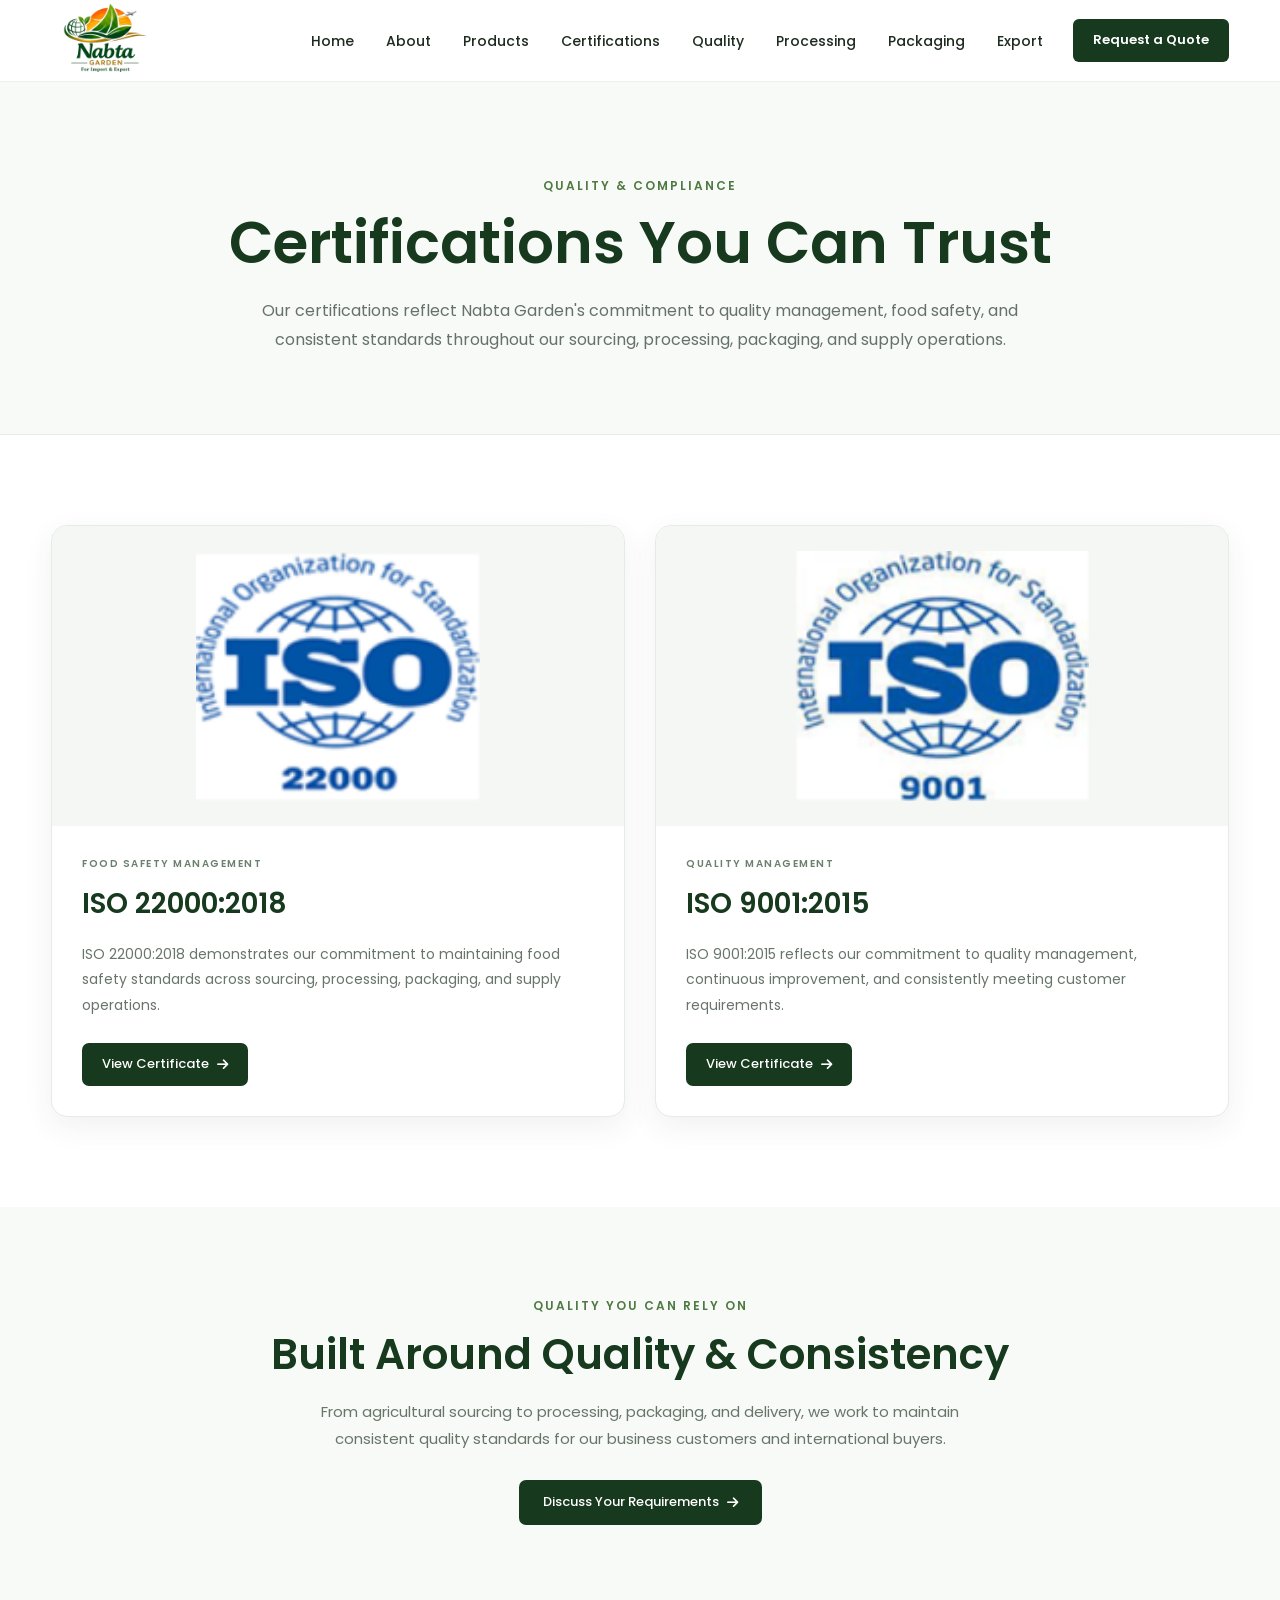
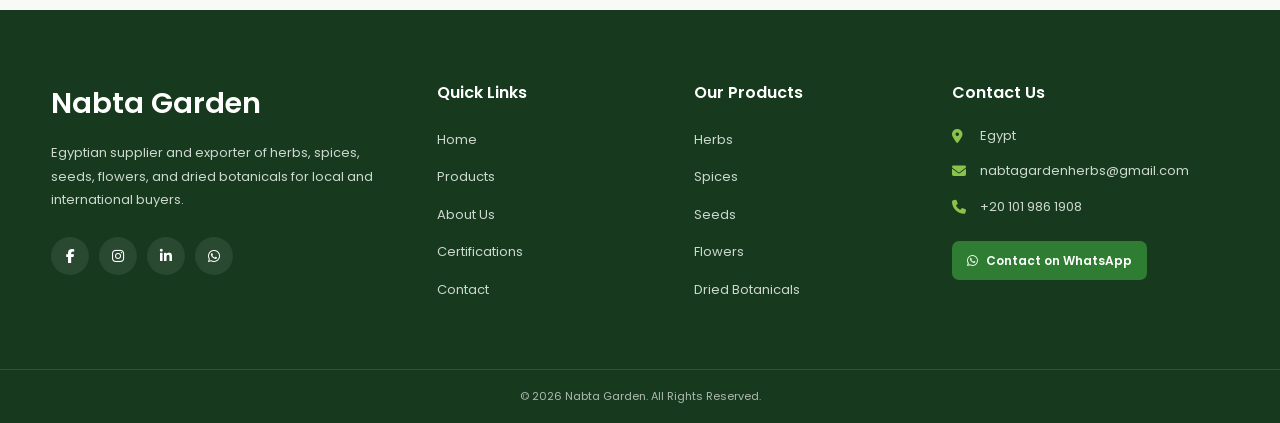
<file: certificate.html>
<!DOCTYPE html>
<html lang="en">

<head>

    <meta charset="UTF-8">

    <meta name="viewport" content="width=device-width, initial-scale=1.0">

    <title>Nabta Garden | Certifications</title>

    <!-- Google Font -->
    <link rel="preconnect" href="https://fonts.googleapis.com">
    <link rel="preconnect" href="https://fonts.gstatic.com" crossorigin>

    <link
        href="https://fonts.googleapis.com/css2?family=Poppins:wght@300;400;500;600;700&display=swap"
        rel="stylesheet"
    >

    <!-- Font Awesome -->
    <link
        rel="stylesheet"
        href="https://cdnjs.cloudflare.com/ajax/libs/font-awesome/6.7.2/css/all.min.css"
    >

    <!-- Main Website CSS -->
    <link rel="stylesheet" href="style.css">

    <!-- Certifications Page CSS -->
    <link rel="stylesheet" href="certificate.css">

</head>


<body>


    <!-- =====================================================
         HEADER
    ====================================================== -->

    <header class="site-header">

    <div class="header-container">

        <!-- Logo -->
        <a href="index.html" class="logo" aria-label="Nabta Garden Home">

            <img
                src="nabta_garden_logo.png"
                class="nabta_logo"
                alt="Nabta Garden">

        </a>


        <!-- Mobile Menu Button -->
        <button
            class="menu-btn"
            type="button"
            aria-label="Open navigation menu"
            aria-expanded="false">

            <i class="fa-solid fa-bars"></i>

        </button>


        <!-- Navigation -->
        <nav class="main-nav" aria-label="Main navigation">

            <ul class="nav-links">

                <li>
                    <a href="index.html#Home">Home</a>
                </li>

                <li>
                    <a href="index.html#About">About</a>
                </li>

                <li>
                    <a href="index.html#Products">Products</a>
                </li>
                
                <li>
                    <a href="certificate.html">Certifications</a>
                </li>

                <li>
                    <a href="index.html#Quality">Quality</a>
                </li>

                <li>
                    <a href="index.html#Processing">Processing</a>
                </li>
                   <li>
                    <a href="index.html#Packaging">Packaging</a>
                </li>


                <li>
                    <a href="index.html#Export">Export</a>
                </li>

            </ul>

        </nav>


        <!-- Main CTA -->
        <a href="index.html#Contact" class="header-cta">
            Request a Quote
        </a>

    </div>

</header>



    <!-- =====================================================
         CERTIFICATIONS HERO
    ====================================================== -->

    <main>


        <section class="certifications-hero">

            <div class="certifications-container">

                <span class="section-label">
                    QUALITY & COMPLIANCE
                </span>

                <h1>
                    Certifications You Can Trust
                </h1>

                <p>
                    Our certifications reflect Nabta Garden's commitment
                    to quality management, food safety, and consistent
                    standards throughout our sourcing, processing,
                    packaging, and supply operations.
                </p>

            </div>

        </section>



        <!-- =====================================================
             CERTIFICATIONS
        ====================================================== -->

        <section class="certifications-section">

            <div class="certifications-container">


                <div class="certifications-grid">


                    <!-- ISO 22000 -->

                    <article class="certificate-card">

                        <div class="certificate-image">

                            <img
                                src="./certificate/iso_2018.png"
                                alt="ISO 22000:2018 Certification"
                            >

                        </div>


                        <div class="certificate-content">

                            <span class="certificate-type">
                                FOOD SAFETY MANAGEMENT
                            </span>

                            <h2>
                                ISO 22000:2018
                            </h2>

                            <p>
                                ISO 22000:2018 demonstrates our commitment
                                to maintaining food safety standards across
                                sourcing, processing, packaging, and supply
                                operations.
                            </p>


                            <a
                                href="./certificate/iso2.jpeg"
                                class="certificate-btn"
                                target="_blank"
                                rel="noopener noreferrer"
                            >

                                View Certificate

                                <i class="fa-solid fa-arrow-right"></i>

                            </a>

                        </div>

                    </article>



                    <!-- ISO 9001 -->

                    <article class="certificate-card">

                        <div class="certificate-image">

                            <img
                                src="./certificate/iso_2015.png"
                                alt="ISO 9001:2015 Certification"
                            >

                        </div>


                        <div class="certificate-content">

                            <span class="certificate-type">
                                QUALITY MANAGEMENT
                            </span>

                            <h2>
                                ISO 9001:2015
                            </h2>

                            <p>
                                ISO 9001:2015 reflects our commitment to
                                quality management, continuous improvement,
                                and consistently meeting customer requirements.
                            </p>


                            <a
                                href="./certificate/iso1.jpeg"
                                class="certificate-btn"
                                target="_blank"
                                rel="noopener noreferrer"
                            >

                                View Certificate

                                <i class="fa-solid fa-arrow-right"></i>

                            </a>

                        </div>

                    </article>


                </div>

            </div>

        </section>



        <!-- =====================================================
             QUALITY MESSAGE
        ====================================================== -->

        <section class="quality-message">

            <div class="certifications-container">

                <div class="quality-message-content">

                    <span class="section-label">
                        QUALITY YOU CAN RELY ON
                    </span>

                    <h2>
                        Built Around Quality & Consistency
                    </h2>

                    <p>
                        From agricultural sourcing to processing,
                        packaging, and delivery, we work to maintain
                        consistent quality standards for our business
                        customers and international buyers.
                    </p>

                    <a
                        href="index.html#Contact"
                        class="quality-btn"
                    >
                        Discuss Your Requirements

                        <i class="fa-solid fa-arrow-right"></i>

                    </a>

                </div>

            </div>

        </section>


    </main>



    <!-- =====================================================
         FOOTER
    ====================================================== -->

   <footer class="site-footer">

    <div class="footer-container">

        <!-- Company -->

        <div class="footer-column footer-company">

            <h2>
                Nabta Garden
            </h2>

            <p>
                Egyptian supplier and exporter of herbs, spices,
                seeds, flowers, and dried botanicals for local
                and international buyers.
            </p>

            <div class="footer-social">

                <a href="#" aria-label="Facebook">
                    <i class="fa-brands fa-facebook-f"></i>
                </a>

                <a href="#" aria-label="Instagram">
                    <i class="fa-brands fa-instagram"></i>
                </a>

                <a href="#" aria-label="LinkedIn">
                    <i class="fa-brands fa-linkedin-in"></i>
                </a>

                <a
                    href="https://wa.me/201019861908"
                    target="_blank"
                    aria-label="WhatsApp">

                    <i class="fa-brands fa-whatsapp"></i>

                </a>

            </div>

        </div>


        <!-- Quick Links -->

        <div class="footer-column">

            <h3>
                Quick Links
            </h3>

            <ul>

                <li>
                    <a href="#Home">
                        Home
                    </a>
                </li>

                <li>
                    <a href="#Products">
                        Products
                    </a>
                </li>

                <li>
                    <a href="#About">
                        About Us
                    </a>
                </li>

                <li>
                    <a href="certificate.html">
                        Certifications
                    </a>
                </li>

                <li>
                    <a href="#Contact">
                        Contact
                    </a>
                </li>

            </ul>

        </div>


        <!-- Products -->

        <div class="footer-column">

            <h3>
                Our Products
            </h3>

            <ul>

                <li>
                    <a href="#Products">
                        Herbs
                    </a>
                </li>

                <li>
                    <a href="#Products">
                        Spices
                    </a>
                </li>

                <li>
                    <a href="#Products">
                        Seeds
                    </a>
                </li>

                <li>
                    <a href="#Products">
                        Flowers
                    </a>
                </li>

                <li>
                    <a href="#Products">
                        Dried Botanicals
                    </a>
                </li>

            </ul>

        </div>


        <!-- Contact -->

        <div class="footer-column footer-contact">

            <h3>
                Contact Us
            </h3>

            <div class="footer-contact-item">

                <i class="fa-solid fa-location-dot"></i>

                <span>
                    Egypt
                </span>

            </div>


            <div class="footer-contact-item">

                <i class="fa-solid fa-envelope"></i>

                <a href="mailto:nabtagardenherbs@gmail.com">
                    nabtagardenherbs@gmail.com
                </a>

            </div>


            <div class="footer-contact-item">

                <i class="fa-solid fa-phone"></i>

                <a href="tel:+201019861908">
                    +20 101 986 1908
                </a>

            </div>


            <a
                href="https://wa.me/201019861908"
                target="_blank"
                class="footer-whatsapp">

                <i class="fa-brands fa-whatsapp"></i>

                Contact on WhatsApp

            </a>

        </div>

    </div>


    <!-- Footer Bottom -->

    <div class="footer-bottom">

        <p>
            © 2026 Nabta Garden. All Rights Reserved.
        </p>

    </div>


    </footer>



    <!-- Certifications JavaScript -->
<script src="app.js" defer></script>
<script src="app2.js" defer></script>

</body>

</html>
</file>
<file: style.css>
/* =========================================================
   RESET
========================================================= */

* {
    margin: 0;
    padding: 0;
    box-sizing: border-box;
}

html {
    scroll-behavior: smooth;
}

body {
    min-height: 100vh;
    font-family: "Poppins", sans-serif;
    color: #1d2b20;
    background: #ffffff;
    line-height: 1.6;
}

a {
    text-decoration: none;
}

ul {
    list-style: none;
}

button,
input,
textarea {
    font-family: inherit;
}


/* =========================================================
   GLOBAL VARIABLES
========================================================= */

:root {
    --green-dark: #17391e;
    --green: #2e7d32;
    --green-light: #e8f2e8;
    --green-soft: #f5f8f4;

    --text-dark: #1d2b20;
    --text: #4b5563;
    --white: #ffffff;

    --gold: #c9a85d;

    --container-width: 1200px;

    --transition: 0.3s ease;
}


/* =========================================================
   CONTAINER
========================================================= */

.header-container,
.hero-container {
    width: min(1200px, 92%);
    margin: 0 auto;
}


/* =========================================================
   HEADER
========================================================= */

.site-header {
    width: 100%;
    height: 82px;
    background: #ffffff;
    position: relative;
    z-index: 1000;

    border-bottom: 1px solid #eeeeee;
}

.header-container {
    height: 100%;

    display: flex;
    align-items: center;
    justify-content: space-between;
    gap: 30px;
}


/* =========================================================
   LOGO
========================================================= */

.logo {
    display: flex;
    align-items: center;
    flex-shrink: 0;
}

.nabta_logo {
    width: 105px;
    height: auto;
    display: block;
}


/* =========================================================
   NAVIGATION
========================================================= */

.main-nav {
    display: flex;
    align-items: center;
    margin-left: auto;
}

.nav-links {
    display: flex;
    align-items: center;
    gap: 32px;
}

.nav-links li {
    margin: 0;
}

.nav-links a {
    color: var(--text-dark);
    font-size: 14px;
    font-weight: 500;

    position: relative;

    transition: var(--transition);
}


/* Underline effect */

.nav-links a::after {
    content: "";

    position: absolute;
    left: 0;
    bottom: -7px;

    width: 0;
    height: 2px;

    background: var(--green);

    transition: var(--transition);
}

.nav-links a:hover {
    color: var(--green);
}

.nav-links a:hover::after {
    width: 100%;
}


/* =========================================================
   HEADER CTA
========================================================= */

.header-cta {
    display: inline-flex;
    align-items: center;
    justify-content: center;

    min-width: 145px;
    padding: 11px 20px;

    background: var(--green-dark);
    color: var(--white);

    border-radius: 6px;

    font-size: 13px;
    font-weight: 600;

    transition: var(--transition);
}

.header-cta:hover {
    background: var(--green);
    color: var(--white);

    transform: translateY(-2px);
}


/* =========================================================
   MOBILE MENU BUTTON
========================================================= */

.menu-btn {
    display: none;

    width: 42px;
    height: 42px;

    border: none;
    background: transparent;

    color: var(--green-dark);

    font-size: 23px;

    cursor: pointer;
}


/* =========================================================
   HERO
========================================================= */

.hero {
    min-height: 680px;

    position: relative;

    background-image: url("copy.png");
    background-size: cover;
    background-position: center;
    background-repeat: no-repeat;

    display: flex;
    align-items: center;

    overflow: hidden;
}


/* Dark overlay */

.hero-overlay {
    position: absolute;
    inset: 0;

    background:
        linear-gradient(90deg,
            rgba(10, 25, 14, 0.82) 0%,
            rgba(10, 25, 14, 0.62) 42%,
            rgba(10, 25, 14, 0.20) 100%);

    z-index: 1;
}


/* =========================================================
   HERO CONTAINER
========================================================= */

.hero-container {
    position: relative;
    z-index: 2;

    display: flex;
    align-items: center;

    min-height: 680px;
}


/* =========================================================
   HERO CONTENT
========================================================= */

.hero-content {
    width: 650px;
    max-width: 100%;

    color: var(--white);
}


/* Small heading */

.hero-eyebrow {
    display: inline-block;

    margin-bottom: 18px;

    color: #d8e8d9;

    font-size: 14px;
    font-weight: 500;

    letter-spacing: 1.5px;
    text-transform: uppercase;
}


/* Main heading */

.hero h1 {
    max-width: 700px;

    margin-bottom: 22px;

    color: var(--white);

    font-size: clamp(42px, 5vw, 68px);
    font-weight: 600;

    line-height: 1.1;

    letter-spacing: -1px;
}

.hero h1 span {
    display: block;

    color: #d8e8d9;
}


/* Description */

.hero-description {
    max-width: 610px;

    margin-bottom: 32px;

    color: #f0f4f0;

    font-size: 17px;
    font-weight: 300;

    line-height: 1.8;
}


/* =========================================================
   HERO BUTTONS
========================================================= */

.hero-actions {
    display: flex;
    align-items: center;
    gap: 14px;

    margin-bottom: 38px;
}

.btn-primary,
.btn-secondary {
    display: inline-flex;
    align-items: center;
    justify-content: center;
    gap: 10px;

    min-height: 50px;

    padding: 0 24px;

    border-radius: 6px;

    font-size: 14px;
    font-weight: 600;

    transition: var(--transition);
}


/* Primary */

.btn-primary {
    background: var(--white);
    color: var(--green-dark);
}

.btn-primary:hover {
    background: var(--green-light);
    color: var(--green-dark);

    transform: translateY(-2px);
}


/* Secondary */

.btn-secondary {
    border: 1px solid rgba(255, 255, 255, 0.7);

    color: var(--white);

    background: rgba(255, 255, 255, 0.05);
}

.btn-secondary:hover {
    background: var(--white);
    color: var(--green-dark);

    transform: translateY(-2px);
}


/* =========================================================
   BUYER PATHS
========================================================= */

.buyer-paths {
    display: flex;
    align-items: stretch;

    gap: 12px;

    max-width: 650px;
}

.buyer-path {
    flex: 1;

    display: flex;
    align-items: center;
    gap: 12px;

    padding: 14px 16px;

    border: 1px solid rgba(255, 255, 255, 0.22);
    border-radius: 8px;

    background: rgba(0, 0, 0, 0.18);

    color: var(--white);

    backdrop-filter: blur(4px);

    transition: var(--transition);
}

.buyer-path:hover {
    background: rgba(255, 255, 255, 0.12);

    transform: translateY(-3px);
}


/* Buyer icon */

.buyer-path>i {
    width: 38px;
    height: 38px;

    flex-shrink: 0;

    display: flex;
    align-items: center;
    justify-content: center;

    border-radius: 50%;

    background: rgba(255, 255, 255, 0.12);

    color: #d8e8d9;

    font-size: 15px;
}


/* Buyer text */

.buyer-path span {
    display: flex;
    flex-direction: column;

    gap: 2px;
}

.buyer-path strong {
    color: var(--white);

    font-size: 13px;
    font-weight: 600;
}

.buyer-path small {
    color: #d6ded7;

    font-size: 10px;
    font-weight: 300;

    line-height: 1.4;
}


/* =========================================================
   TABLET
========================================================= */

@media (max-width: 992px) {

    .header-container {
        width: min(92%, 850px);
        gap: 18px;
    }

    .nav-links {
        gap: 18px;
    }

    .nav-links a {
        font-size: 12px;
    }

    .header-cta {
        min-width: 120px;
        padding: 10px 14px;
        font-size: 12px;
    }


    .hero {
        min-height: 620px;
    }

    .hero-container {
        min-height: 620px;
    }

    .hero-content {
        width: 580px;
    }

    .hero h1 {
        font-size: 52px;
    }

    .hero-description {
        font-size: 15px;
    }
}


/* =========================================================
   MOBILE
========================================================= */

@media (max-width: 768px) {

    .site-header {
        height: 72px;
    }

    .header-container {
        width: 90%;
        position: relative;
    }


    /* Logo */

    .nabta_logo {
        width: 90px;
    }


    /* Menu button */

    .menu-btn {
        display: flex;
        align-items: center;
        justify-content: center;

        margin-left: auto;
    }


    /* Mobile navigation */

    .main-nav {
        position: absolute;

        top: 72px;
        left: 0;

        width: 100%;

        display: block;

        background: #ffffff;

        border-top: 1px solid #eeeeee;

        box-shadow: 0 12px 25px rgba(0, 0, 0, 0.08);

        max-height: 0;

        overflow: hidden;

        transition: max-height 0.35s ease;
    }

    .main-nav.active {
        max-height: 500px;
    }

    .nav-links {
        width: 100%;

        display: flex;
        flex-direction: column;

        align-items: stretch;

        gap: 0;

        padding: 10px 0;
    }

    .nav-links li {
        width: 100%;
    }

    .nav-links a {
        display: block;

        width: 100%;

        padding: 13px 25px;

        font-size: 14px;
    }

    .nav-links a::after {
        display: none;
    }

    .nav-links a:hover {
        background: var(--green-light);
    }


    /* Header CTA */

    .header-cta {
        display: none;
    }


    /* Hero */

    .hero {
        min-height: calc(100svh - 72px);

        background-position: 65% center;
    }

    .hero-overlay {
        background:
            linear-gradient(90deg,
                rgba(10, 25, 14, 0.82) 0%,
                rgba(10, 25, 14, 0.60) 100%);
    }

    .hero-container {
        width: 90%;
        min-height: calc(100svh - 72px);

        align-items: center;
    }

    .hero-content {
        width: 100%;
        max-width: 520px;
    }


    .hero-eyebrow {
        margin-bottom: 12px;

        font-size: 11px;

        letter-spacing: 1px;
    }


    .hero h1 {
        margin-bottom: 18px;

        font-size: clamp(36px, 10vw, 48px);

        line-height: 1.12;
        letter-spacing: -0.5px;
    }


    .hero-description {
        margin-bottom: 25px;

        font-size: 14px;
        line-height: 1.7;
    }


    /* Buttons */

    .hero-actions {
        flex-direction: column;

        align-items: stretch;

        gap: 10px;

        margin-bottom: 25px;
    }

    .btn-primary,
    .btn-secondary {
        width: 100%;

        min-height: 48px;
    }


    /* Buyer paths */

    .buyer-paths {
        flex-direction: column;

        width: 100%;

        gap: 8px;
    }

    .buyer-path {
        width: 100%;

        padding: 11px 13px;
    }

    .buyer-path>i {
        width: 34px;
        height: 34px;
    }

    .buyer-path strong {
        font-size: 12px;
    }

    .buyer-path small {
        font-size: 9px;
    }
}


/* =========================================================
   SMALL MOBILE
========================================================= */



@media (max-width: 427px) {

    header {
        position: relative;
        z-index: 1000;
    }

    /* Menu Button */

    .menu-btn {
        display: flex;

        align-items: center;
        justify-content: center;

        width: 42px;
        height: 42px;

        padding: 0;

        border: none;
        background: transparent;

        color: #124b23;

        font-size: 26px;

        cursor: pointer;

        position: relative;
        z-index: 1002;
    }


    /* Navigation */

    header nav {
        position: absolute;

        top: 100%;
        left: 0;

        width: 100%;

        background: #ffffff;

        overflow: hidden;

        max-height: 0;

        transition: max-height 0.4s ease;

        box-shadow: 0 10px 25px rgba(0, 0, 0, 0.12);

        z-index: 1001;
    }


    /* Open Navigation */

    header nav.nav-open,
    header nav:has(.nav-links.show) {
        max-height: 600px;
    }


    /* UL */

    header nav .nav-links {

        display: flex;

        flex-direction: column;

        align-items: center;

        justify-content: flex-start;

        width: 100%;

        margin: 0;

        padding: 10px 0 15px;

        gap: 0;

        list-style: none;
    }


    /* LI */

    header nav .nav-links li {

        display: block;

        width: 100%;

        margin: 0;

        padding: 0;

        text-align: center;
    }


    /* LINKS */

    header nav .nav-links li a {

        display: block;

        width: 100%;

        padding: 14px 20px;

        color: #124b23;

        font-size: 16px;

        text-decoration: none;
    }


    header nav .nav-links li a:hover {

        background: #f1f6f1;

        color: #124b23;
    }


    /* Hide Contact Button */

    header > .btn {
        display: none;
    }

}
/* =========================================================
   TRUST / BUYER NEEDS
========================================================= */

.trust-section {
    padding: 95px 0;
    background: #ffffff;
}

.trust-container {
    width: min(1200px, 92%);
    margin: 0 auto;
}


/* =========================================================
   SECTION HEADING
========================================================= */

.section-heading {
    max-width: 760px;
    margin: 0 auto 55px;
    text-align: center;
}

.section-heading>span {
    display: block;

    margin-bottom: 10px;

    color: var(--green);

    font-size: 13px;
    font-weight: 600;

    letter-spacing: 1.5px;
    text-transform: uppercase;
}

.section-heading h2 {
    margin-bottom: 18px;

    color: var(--green-dark);

    font-size: clamp(30px, 4vw, 44px);
    font-weight: 600;

    line-height: 1.2;
}

.section-heading p {
    max-width: 700px;
    margin: 0 auto;

    color: var(--text);

    font-size: 15px;
    font-weight: 400;

    line-height: 1.8;
}


/* =========================================================
   TRUST GRID
========================================================= */

.trust-grid {
    display: grid;

    grid-template-columns: repeat(4, 1fr);

    gap: 20px;
}


/* =========================================================
   TRUST CARD
========================================================= */

.trust-card {
    min-height: 230px;

    padding: 30px 24px;

    background: var(--green-soft);

    border: 1px solid #e5ece5;
    border-radius: 12px;

    transition: var(--transition);
}

.trust-card:hover {
    transform: translateY(-6px);

    border-color: #d2e2d2;

    box-shadow: 0 15px 35px rgba(23, 57, 30, 0.08);
}


/* =========================================================
   ICON
========================================================= */

.trust-icon {
    width: 50px;
    height: 50px;

    margin-bottom: 22px;

    display: flex;
    align-items: center;
    justify-content: center;

    border-radius: 10px;

    background: var(--green-dark);

    color: #ffffff;

    font-size: 19px;
}


/* =========================================================
   CARD TEXT
========================================================= */

.trust-card h3 {
    margin-bottom: 10px;

    color: var(--green-dark);

    font-size: 18px;
    font-weight: 600;
}

.trust-card p {
    color: var(--text);

    font-size: 13px;
    font-weight: 400;

    line-height: 1.7;
}


/* =========================================================
   TRUST TABLET
========================================================= */

@media (max-width: 992px) {

    .trust-section {
        padding: 75px 0;
    }

    .trust-grid {
        grid-template-columns: repeat(2, 1fr);
    }

}


/* =========================================================
   TRUST MOBILE
========================================================= */

@media (max-width: 600px) {

    .trust-section {
        padding: 65px 0;
    }

    .section-heading {
        margin-bottom: 35px;
    }

    .section-heading h2 {
        font-size: 29px;
    }

    .section-heading p {
        font-size: 13px;
    }

    .trust-grid {
        grid-template-columns: 1fr;
        gap: 14px;
    }

    .trust-card {
        min-height: auto;

        padding: 24px 20px;

        display: flex;
        align-items: flex-start;
        gap: 16px;
    }

    .trust-icon {
        width: 44px;
        height: 44px;

        flex-shrink: 0;

        margin-bottom: 0;

        font-size: 16px;
    }

    .trust-card h3 {
        font-size: 16px;
    }

    .trust-card p {
        font-size: 12px;
    }

}

/* =========================================================
   PRODUCTS SECTION
========================================================= */

.products-section {
    padding: 100px 0;

    background: #f7faf6;
}

.products-container {
    width: min(1200px, 92%);
    margin: 0 auto;
}


/* =========================================================
   PRODUCTS HEADING
========================================================= */

.products-heading {
    margin-bottom: 45px;
}


/* =========================================================
   CATEGORY FILTER
========================================================= */

.product-categories {
    display: flex;
    align-items: center;
    justify-content: center;
    flex-wrap: wrap;

    gap: 10px;

    margin-bottom: 45px;
}

.category-btn {
    padding: 10px 20px;

    border: 1px solid #dce7dc;
    border-radius: 30px;

    background: #ffffff;

    color: #3f5544;

    font-size: 13px;
    font-weight: 500;

    cursor: pointer;

    transition: var(--transition);
}

.category-btn:hover {
    border-color: var(--green);

    color: var(--green);
}

.category-btn.active {
    background: var(--green-dark);

    border-color: var(--green-dark);

    color: #ffffff;
}


/* =========================================================
   PRODUCT GRID
========================================================= */

.products-grid {
    display: grid;

    grid-template-columns: repeat(4, 1fr);

    gap: 24px;
}


/* =========================================================
   PRODUCT CARD
========================================================= */

.product-card {
    overflow: hidden;

    background: #ffffff;

    border: 1px solid #e6ece6;
    border-radius: 12px;

    box-shadow: 0 8px 25px rgba(23, 57, 30, 0.05);

    transition: var(--transition);
}

.product-card:hover {
    transform: translateY(-6px);

    box-shadow: 0 18px 35px rgba(23, 57, 30, 0.10);
}


/* =========================================================
   PRODUCT IMAGE
========================================================= */

.product-image {
    height: 220px;

    position: relative;

    overflow: hidden;

    background: #edf2ed;
}

.product-image img {
    width: 100%;
    height: 100%;

    display: block;

    object-fit: cover;

    transition: transform 0.5s ease;
}

.product-card:hover .product-image img {
    transform: scale(1.05);
}


/* =========================================================
   PRODUCT CATEGORY BADGE
========================================================= */

.product-category {
    position: absolute;

    top: 14px;
    left: 14px;

    padding: 5px 10px;

    border-radius: 20px;

    background: rgba(255, 255, 255, 0.92);

    color: var(--green-dark);

    font-size: 10px;
    font-weight: 600;

    text-transform: uppercase;
    letter-spacing: 0.7px;
}


/* =========================================================
   PRODUCT INFO
========================================================= */

.product-info {
    padding: 20px;
}

.product-info h3 {
    margin-bottom: 8px;

    color: var(--green-dark);

    font-size: 20px;
    font-weight: 600;
}

.product-info p {
    min-height: 66px;

    margin-bottom: 16px;

    color: var(--text);

    font-size: 12px;
    font-weight: 400;

    line-height: 1.7;
}


/* =========================================================
   PRODUCT META
========================================================= */

.product-meta {
    display: flex;
    align-items: center;
    justify-content: space-between;

    gap: 10px;

    padding-top: 13px;

    border-top: 1px solid #edf1ed;

    color: #68756b;

    font-size: 10px;
    font-weight: 500;
}

.product-meta span:first-child {
    display: flex;
    align-items: center;
    gap: 5px;
}

.product-meta i {
    color: var(--green);
}


/* =========================================================
   PRODUCT LINK
========================================================= */

.product-link {
    display: inline-flex;
    align-items: center;
    gap: 7px;

    margin-top: 15px;

    color: var(--green);

    font-size: 12px;
    font-weight: 600;

    transition: var(--transition);
}

.product-link:hover {
    color: var(--green-dark);

    gap: 11px;
}


/* =========================================================
   PRODUCTS CTA
========================================================= */

.products-cta {
    margin-top: 50px;

    padding: 30px;

    display: flex;
    align-items: center;
    justify-content: space-between;

    gap: 25px;

    background: var(--green-dark);

    border-radius: 12px;
}

.products-cta p {
    max-width: 650px;

    margin: 0;

    color: #e1e9e2;

    font-size: 14px;
    line-height: 1.7;
}

.products-cta-btn {
    flex-shrink: 0;

    background: #ffffff;
    color: var(--green-dark);

    white-space: nowrap;
}

.products-cta-btn:hover {
    background: var(--green-light);
    color: var(--green-dark);
}


/* =========================================================
   PRODUCTS TABLET
========================================================= */

@media (max-width: 1050px) {

    .products-grid {
        grid-template-columns: repeat(3, 1fr);
    }

}


/* =========================================================
   PRODUCTS TABLET / SMALL
========================================================= */

@media (max-width: 800px) {

    .products-section {
        padding: 75px 0;
    }

    .products-grid {
        grid-template-columns: repeat(2, 1fr);
    }

    .product-image {
        height: 210px;
    }

    .products-cta {
        flex-direction: column;

        align-items: flex-start;
    }

}


/* =========================================================
   PRODUCTS MOBILE
========================================================= */

@media (max-width: 560px) {

    .products-section {
        padding: 65px 0;
    }

    .products-container {
        width: 90%;
    }

    .products-heading {
        margin-bottom: 30px;
    }

    .product-categories {
        justify-content: flex-start;

        overflow-x: auto;

        flex-wrap: nowrap;

        padding-bottom: 8px;

        margin-bottom: 30px;

        scrollbar-width: none;
    }

    .product-categories::-webkit-scrollbar {
        display: none;
    }

    .category-btn {
        flex-shrink: 0;

        padding: 9px 16px;

        font-size: 11px;
    }

    .products-grid {
        grid-template-columns: 1fr;

        gap: 18px;
    }

    .product-image {
        height: 230px;
    }

    .product-info {
        padding: 18px;
    }

    .product-info p {
        min-height: auto;
    }

    .products-cta {
        margin-top: 35px;

        padding: 24px 20px;
    }

    .products-cta p {
        font-size: 12px;
    }

    .products-cta-btn {
        width: 100%;
    }

}

/* =========================================================
   ABOUT NABTA
========================================================= */

.about-section {
    padding: 100px 0;
    background: #ffffff;
}

.about-container {
    width: min(1200px, 92%);
    margin: 0 auto;
}


/* =========================
   ABOUT HEADING
========================= */

.about-heading {
    max-width: 780px;
    margin: 0 auto 60px;
    text-align: center;
}


/* =========================
   ABOUT CONTENT
========================= */

.about-content {
    display: grid;
    grid-template-columns: 1fr 1fr;

    align-items: center;

    gap: 70px;
}


/* =========================
   IMAGE
========================= */

.about-image {
    overflow: hidden;

    border-radius: 16px;

    background: #edf2ed;
}

.about-image img {
    width: 100%;
    height: 500px;

    display: block;

    object-fit: cover;

    transition: transform 0.5s ease;
}

.about-image:hover img {
    transform: scale(1.03);
}


/* =========================
   TEXT
========================= */

.about-text {
    max-width: 560px;
}

.about-label {
    display: inline-block;

    margin-bottom: 15px;

    color: var(--green);

    font-size: 12px;
    font-weight: 600;

    text-transform: uppercase;
    letter-spacing: 1.5px;
}

.about-text h3 {
    margin-bottom: 20px;

    color: var(--green-dark);

    font-size: 32px;
    font-weight: 600;

    line-height: 1.3;
}

.about-text>p {
    margin-bottom: 16px;

    color: var(--text);

    font-size: 14px;
    line-height: 1.8;
}


/* =========================
   BUYER TYPES
========================= */

.buyer-types {
    display: grid;

    grid-template-columns: 1fr 1fr;

    gap: 15px;

    margin-top: 30px;
}

.buyer-card {
    display: flex;

    align-items: flex-start;

    gap: 12px;

    padding: 18px;

    background: #f7faf6;

    border: 1px solid #e4ebe4;

    border-radius: 12px;
}

.buyer-icon {
    width: 40px;
    height: 40px;

    flex-shrink: 0;

    display: flex;
    align-items: center;
    justify-content: center;

    border-radius: 10px;

    background: #e6f0e5;

    color: var(--green);

    font-size: 16px;
}

.buyer-card h4 {
    margin-bottom: 6px;

    color: var(--green-dark);

    font-size: 14px;
    font-weight: 600;
}

.buyer-card p {
    margin: 0;

    color: var(--text);

    font-size: 11px;

    line-height: 1.6;
}


/* =========================
   BUTTON
========================= */

.about-btn {
    display: inline-flex;

    align-items: center;

    gap: 8px;

    margin-top: 30px;
}


/* =========================
   TABLET
========================= */

@media (max-width: 900px) {

    .about-content {
        grid-template-columns: 1fr;

        gap: 45px;
    }

    .about-image {
        max-width: 700px;
        margin: 0 auto;
    }

    .about-text {
        max-width: 700px;
        margin: 0 auto;
    }

}


/* =========================
   MOBILE
========================= */

@media (max-width: 600px) {

    .about-section {
        padding: 65px 0;
    }

    .about-heading {
        margin-bottom: 35px;
    }

    .about-image img {
        height: 300px;
    }

    .about-text h3 {
        font-size: 25px;
    }

    .about-text>p {
        font-size: 13px;
    }

    .buyer-types {
        grid-template-columns: 1fr;
    }

    .about-btn {
        width: 100%;

        justify-content: center;
    }

}

/* =========================================================
   CONTACT SECTION
========================================================= */

.contact-section {
    padding: 100px 0;
    background: #f7faf6;
}

.contact-container {
    width: min(1200px, 92%);
    margin: 0 auto;
}

/* ================= Contact Heading ================= */

.contact-heading {
    margin-bottom: 55px;
}

.contact-heading h2 {
    color: var(--green-dark);
}

.contact-heading p {
    max-width: 680px;
    margin: 0 auto;
}

/* ================= Contact Wrapper ================= */

.contact-wrapper {
    display: grid;
    grid-template-columns: 0.85fr 1.15fr;
    gap: 30px;
    align-items: stretch;
}

/* ================= Contact Info ================= */

.contact-info {
    padding: 40px;
    background: var(--green-dark);
    border-radius: 14px;
    color: #fff;
    box-shadow: 0 12px 30px rgba(23, 57, 30, 0.08);
}

.contact-info h3 {
    margin-bottom: 15px;

    color: #fff;
    font-size: 26px;
    font-weight: 600;
}

.contact-info>p {
    margin-bottom: 35px;

    color: #dce6dd;
    font-size: 14px;
    line-height: 1.8;
}

/* ================= Contact Items ================= */

.contact-item {
    display: flex;
    align-items: center;
    gap: 15px;

    margin-bottom: 22px;
}

.contact-icon {
    width: 44px;
    height: 44px;

    flex-shrink: 0;

    display: flex;
    align-items: center;
    justify-content: center;

    border-radius: 10px;

    background: rgba(255, 255, 255, 0.1);
    color: var(--green-light);

    font-size: 16px;
}

.contact-item span {
    display: block;

    margin-bottom: 3px;

    color: #aebcaf;

    font-size: 11px;
    text-transform: uppercase;
    letter-spacing: 0.7px;
}

.contact-item strong {
    display: block;

    color: #fff;

    font-size: 14px;
    font-weight: 500;
}

/* ================= WhatsApp ================= */

.whatsapp-btn {
    display: inline-flex;
    align-items: center;
    justify-content: center;
    gap: 9px;

    width: 100%;

    margin-top: 18px;
    padding: 13px 18px;

    border-radius: 8px;

    background: #fff;
    color: var(--green-dark);

    font-size: 13px;
    font-weight: 600;

    text-decoration: none;

    transition: var(--transition);
}

.whatsapp-btn:hover {
    background: var(--green-light);
    color: var(--green-dark);

    transform: translateY(-2px);
}

/* ================= Contact Form ================= */

.contact-form-box {
    padding: 40px;

    background: #fff;

    border: 1px solid #e4ebe4;
    border-radius: 14px;

    box-shadow: 0 12px 30px rgba(23, 57, 30, 0.05);
}

.contact-form-box form {
    width: 100%;
}

.form-row {
    display: grid;
    grid-template-columns: repeat(2, 1fr);
    gap: 20px;

    margin-bottom: 20px;
}

.form-group {
    margin-bottom: 20px;
}

.form-row .form-group {
    margin-bottom: 0;
}

.form-group label {
    display: block;

    margin-bottom: 8px;

    color: var(--green-dark);

    font-size: 12px;
    font-weight: 600;
}

.form-group input,
.form-group textarea {
    width: 100%;

    padding: 13px 14px;

    border: 1px solid #dfe7df;
    border-radius: 8px;

    background: #fbfdfb;

    color: #333;

    font-family: inherit;
    font-size: 13px;

    outline: none;

    transition: var(--transition);
}

.form-group input {
    height: 46px;
}

.form-group textarea {
    min-height: 130px;

    resize: vertical;
}

.form-group input::placeholder,
.form-group textarea::placeholder {
    color: #9aa39b;
}

.form-group input:focus,
.form-group textarea:focus {
    border-color: var(--green);

    background: #fff;

    box-shadow: 0 0 0 3px rgba(76, 125, 66, 0.08);
}

/* ================= Submit Button ================= */

.contact-submit {
    display: inline-flex;
    align-items: center;
    justify-content: center;
    gap: 9px;

    width: 100%;

    padding: 13px 20px;

    border: none;
    border-radius: 8px;

    background: var(--green-dark);
    color: #fff;

    font-family: inherit;
    font-size: 13px;
    font-weight: 600;

    cursor: pointer;

    transition: var(--transition);
}

.contact-submit:hover {
    background: var(--green);
    transform: translateY(-2px);
}

.contact-submit:disabled {
    opacity: 0.7;
    cursor: not-allowed;
    transform: none;
}

/* ================= Form Message ================= */

.form-message {
    min-height: 20px;

    margin-top: 15px;

    text-align: center;

    font-size: 12px;
    line-height: 1.5;
}

.form-message.success {
    color: #3f7d45;
}

.form-message.error {
    color: #b64b4b;
}

/* ================= Tablet ================= */

@media (max-width: 900px) {

    .contact-wrapper {
        grid-template-columns: 1fr;
    }

    .contact-info,
    .contact-form-box {
        padding: 35px;
    }

}

/* ================= Mobile ================= */

@media (max-width: 560px) {

    .contact-section {
        padding: 65px 0;
    }

    .contact-container {
        width: 90%;
    }

    .contact-heading {
        margin-bottom: 35px;
    }

    .contact-info,
    .contact-form-box {
        padding: 25px 20px;
    }

    .contact-info h3 {
        font-size: 22px;
    }

    .contact-info>p {
        font-size: 13px;
    }

    .form-row {
        grid-template-columns: 1fr;
        gap: 0;
        margin-bottom: 0;
    }

    .form-row .form-group {
        margin-bottom: 20px;
    }

    .form-group input {
        height: 44px;
    }

}

/* =========================================================
   FOOTER
========================================================= */

.site-footer {
    background: #17391e;

    color: #ffffff;

    padding: 70px 0 0;
}

.footer-container {
    width: min(1200px, 92%);
    margin: 0 auto;

    display: grid;

    grid-template-columns: 1.6fr 1fr 1fr 1.3fr;

    gap: 45px;

    padding-bottom: 55px;
}


/* ================= Footer Company ================= */

.footer-company h2 {
    margin-bottom: 15px;

    color: #ffffff;

    font-size: 29px;
    font-weight: 600;
}

.footer-company p {
    max-width: 340px;

    color: #cdd8cf;

    font-size: 13px;

    line-height: 1.8;
}


/* ================= Footer Titles ================= */

.footer-column h3 {
    margin-bottom: 20px;

    color: #ffffff;

    font-size: 16px;
    font-weight: 600;
}


/* ================= Footer Lists ================= */

.footer-column ul {
    margin: 0;
    padding: 0;

    list-style: none;
}

.footer-column ul li {
    margin-bottom: 12px;
}

.footer-column ul li a {
    color: #cdd8cf;

    font-size: 13px;

    text-decoration: none;

    transition: 0.3s;
}

.footer-column ul li a:hover {
    color: #8bc34a;

    padding-left: 5px;
}


/* ================= Social ================= */

.footer-social {
    display: flex;

    gap: 10px;

    margin-top: 25px;
}

.footer-social a {
    width: 38px;
    height: 38px;

    display: flex;
    align-items: center;
    justify-content: center;

    border-radius: 50%;

    background: rgba(255, 255, 255, 0.08);

    color: #ffffff;

    font-size: 14px;

    text-decoration: none;

    transition: 0.3s;
}

.footer-social a:hover {
    background: #8bc34a;

    color: #17391e;

    transform: translateY(-3px);
}


/* ================= Footer Contact ================= */

.footer-contact-item {
    display: flex;

    align-items: flex-start;

    gap: 10px;

    margin-bottom: 15px;

    color: #cdd8cf;

    font-size: 13px;

    line-height: 1.6;
}

.footer-contact-item i {
    width: 18px;

    margin-top: 3px;

    color: #8bc34a;

    font-size: 14px;
}

.footer-contact-item a {
    color: #cdd8cf;

    text-decoration: none;

    transition: 0.3s;
}

.footer-contact-item a:hover {
    color: #8bc34a;
}


/* ================= WhatsApp ================= */

.footer-whatsapp {
    display: inline-flex;

    align-items: center;

    gap: 8px;

    margin-top: 8px;

    padding: 10px 15px;

    border-radius: 7px;

    background: #2e7d32;

    color: #ffffff;

    font-size: 12px;
    font-weight: 600;

    text-decoration: none;

    transition: 0.3s;
}

.footer-whatsapp:hover {
    background: #8bc34a;

    color: #17391e;

    transform: translateY(-2px);
}


/* ================= Footer Bottom ================= */

.footer-bottom {
    padding: 18px 20px;

    border-top: 1px solid rgba(255, 255, 255, 0.12);

    text-align: center;
}

.footer-bottom p {
    margin: 0;

    color: #aebbb1;

    font-size: 11px;
}


/* ================= Footer Tablet ================= */

@media (max-width: 950px) {

    .footer-container {
        grid-template-columns: 1.5fr 1fr 1fr;

        gap: 35px;
    }

    .footer-contact {
        grid-column: span 3;
    }

}


/* ================= Footer Mobile ================= */

@media (max-width: 650px) {

    .site-footer {
        padding-top: 50px;
    }

    .footer-container {
        grid-template-columns: 1fr;

        gap: 35px;

        text-align: center;

        padding-bottom: 40px;
    }

    .footer-company p {
        max-width: 100%;
    }

    .footer-social {
        justify-content: center;
    }

    .footer-column ul li a:hover {
        padding-left: 0;
    }

    .footer-contact {
        grid-column: auto;
    }

    .footer-contact-item {
        justify-content: center;

        text-align: left;

        max-width: 270px;

        margin-left: auto;
        margin-right: auto;
    }

    .footer-whatsapp {
        margin-top: 5px;
    }

}

/* 
 */
 /* =========================================================
   QUALITY & CERTIFICATIONS
========================================================= */

.quality-section {
    padding: 90px 0;
    background: #ffffff;
}

.quality-container {
    width: min(1150px, 92%);
    margin: 0 auto;

    display: grid;
    grid-template-columns: 1.3fr 0.7fr;

    gap: 70px;
    align-items: center;
}


/* ================= Content ================= */

.quality-content {
    max-width: 650px;
}

.quality-section .section-label {
    display: inline-block;

    margin-bottom: 14px;

    /* color: #4f7942; */

    font-size: 11px;
    font-weight: 600;

    letter-spacing: 2px;
    text-transform: uppercase;
}

.quality-content h2 {
    margin: 0 0 18px;

    color: #17391e;

    font-size: 40px;
    font-weight: 600;

    line-height: 1.25;
}

.quality-content > p {
    margin-bottom: 28px;

    color: #68756b;

    font-size: 15px;
    line-height: 1.8;
}


/* ================= Certifications ================= */

.quality-certifications {
    display: flex;
    flex-direction: column;

    gap: 14px;

    margin-bottom: 30px;
}

.quality-certification {
    display: flex;
    align-items: center;

    gap: 12px;
}

.quality-certification > i {
    color: #4f7942;

    font-size: 18px;
}

.quality-certification div {
    display: flex;
    flex-direction: column;

    gap: 3px;
}

.quality-certification strong {
    color: #17391e;

    font-size: 14px;
    font-weight: 600;
}

.quality-certification span {
    color: #7a847c;

    font-size: 11px;
}


/* ================= Button ================= */

.quality-section-btn {
    display: inline-flex;

    align-items: center;
    gap: 8px;

    padding: 12px 22px;

    background: #17391e;
    color: #ffffff;

    border-radius: 7px;

    text-decoration: none;

    font-size: 12px;
    font-weight: 500;

    transition: 0.3s ease;
}

.quality-section-btn:hover {
    background: #4f7942;

    color: #ffffff;

    gap: 12px;
}


/* ================= Visual ================= */

.quality-visual {
    display: flex;
    justify-content: center;
}

.quality-visual-card {
    width: 100%;
    max-width: 320px;

    padding: 40px 30px;

    background: #f4f8f3;

    border: 1px solid #e2ebe2;
    border-radius: 16px;

    text-align: center;
}

.quality-visual-card > i {
    width: 65px;
    height: 65px;

    display: flex;
    align-items: center;
    justify-content: center;

    margin: 0 auto 20px;

    background: #17391e;
    color: #ffffff;

    border-radius: 50%;

    font-size: 25px;
}

.quality-visual-card span {
    display: block;

    margin-bottom: 8px;

    color: #4f7942;

    font-size: 10px;
    font-weight: 600;

    letter-spacing: 2px;
}

.quality-visual-card h3 {
    margin-bottom: 15px;

    color: #17391e;

    font-size: 25px;
    font-weight: 600;

    line-height: 1.3;
}

.quality-visual-card p {
    margin: 0;

    color: #68756b;

    font-size: 12px;
    line-height: 1.7;
}


/* ================= Tablet ================= */

@media (max-width: 800px) {

    .quality-section {
        padding: 70px 0;
    }

    .quality-container {
        grid-template-columns: 1fr;

        gap: 45px;
    }

    .quality-content {
        max-width: 100%;
        text-align: center;
    }

    .quality-certifications {
        align-items: center;
    }

    .quality-visual {
        justify-content: center;
    }

}


/* ================= Mobile ================= */

@media (max-width: 560px) {

    .quality-section {
        padding: 60px 0;
    }

    .quality-container {
        width: 90%;
    }

    .quality-content h2 {
        font-size: 29px;
    }

    .quality-content > p {
        font-size: 13px;
    }

    .quality-certification {
        text-align: left;
    }

    .quality-section-btn {
        width: 100%;
        justify-content: center;
    }

    .quality-visual-card {
        padding: 32px 22px;
    }

}
/*  */
/* =========================================================
   BUSINESS SECTIONS
========================================================= */

.business-section {
    padding: 100px 0;
}

.business-container {
    width: min(1100px, 90%);
    margin: 0 auto;
}

.business-content {
    max-width: 900px;
    margin: 0 auto;
}


/* =========================================================
   SECTION LABEL
========================================================= */

.business-section .section-label,
.certifications-preview .section-label {
    display: inline-block;

    margin-bottom: 15px;

    color: var(--green);

    font-size: 12px;
    font-weight: 600;

    letter-spacing: 2px;
    text-transform: uppercase;
}


/* =========================================================
   HEADINGS
========================================================= */

.business-section h2,
.certifications-preview h2 {
    margin-bottom: 20px;

    color: var(--green-dark);

    font-size: 38px;
    font-weight: 600;

    line-height: 1.3;
}

.business-section > .business-container > .business-content > p,
.certifications-preview-content > p {
    max-width: 760px;

    margin-bottom: 30px;

    color: var(--text);

    font-size: 15px;
    line-height: 1.9;
}


/* =========================================================
   QUALITY
========================================================= */

.quality-section {
    background: #ffffff;
}

.business-points {
    display: grid;

    grid-template-columns: repeat(2, 1fr);

    gap: 15px;

    margin: 30px 0;
}

.business-point {
    display: flex;
    align-items: center;

    gap: 12px;

    padding: 16px;

    background: #f7faf6;

    border: 1px solid #e5ece5;
    border-radius: 8px;
}

.business-point i {
    color: var(--green);

    font-size: 16px;
}

.business-point span {
    color: #465247;

    font-size: 13px;
}


/* =========================================================
   BUTTON
========================================================= */

.section-btn {
    display: inline-flex;
    align-items: center;

    gap: 8px;

    padding: 12px 22px;

    background: var(--green-dark);

    color: #ffffff;

    border-radius: 7px;

    font-size: 13px;
    font-weight: 500;

    text-decoration: none;

    transition: var(--transition);
}

.section-btn:hover {
    background: var(--green);

    color: #ffffff;

    gap: 12px;
}


/* =========================================================
   PROCESSING
========================================================= */

.processing-section {
    background: #f7faf6;
}

.process-steps {
    display: grid;

    grid-template-columns: repeat(3, 1fr);

    gap: 20px;

    margin-top: 35px;
}

.process-step {
    display: flex;

    gap: 15px;

    padding: 25px;

    background: #ffffff;

    border: 1px solid #e4ebe4;
    border-radius: 10px;

    box-shadow: 0 8px 25px rgba(23, 57, 30, 0.04);
}

.process-step > span {
    flex-shrink: 0;

    color: var(--green);

    font-size: 24px;
    font-weight: 600;
}

.process-step h3 {
    margin-bottom: 8px;

    color: var(--green-dark);

    font-size: 17px;
}

.process-step p {
    margin: 0;

    color: #69736c;

    font-size: 12px;

    line-height: 1.7;
}


/* =========================================================
   PACKAGING
========================================================= */

.packaging-section {
    background: #ffffff;
}

.packaging-grid {
    display: grid;

    grid-template-columns: repeat(3, 1fr);

    gap: 20px;

    margin-top: 35px;
}

.packaging-card {
    padding: 30px 25px;

    background: #f7faf6;

    border: 1px solid #e4ebe4;

    border-radius: 10px;

    transition: var(--transition);
}

.packaging-card:hover {
    transform: translateY(-5px);

    box-shadow: 0 12px 30px rgba(23, 57, 30, 0.08);
}

.packaging-card i {
    margin-bottom: 18px;

    color: var(--green);

    font-size: 25px;
}

.packaging-card h3 {
    margin-bottom: 10px;

    color: var(--green-dark);

    font-size: 18px;
}

.packaging-card p {
    margin: 0;

    color: #69736c;

    font-size: 12px;

    line-height: 1.7;
}


/* =========================================================
   EXPORT
========================================================= */

.export-section {
    background: #f7faf6;
}

.export-points {
    display: grid;

    grid-template-columns: repeat(3, 1fr);

    gap: 20px;

    margin: 35px 0;
}

.export-point {
    display: flex;

    gap: 15px;

    padding: 25px;

    background: #ffffff;

    border: 1px solid #e4ebe4;

    border-radius: 10px;
}

.export-point > i {
    flex-shrink: 0;

    color: var(--green);

    font-size: 22px;
}

.export-point h3 {
    margin-bottom: 8px;

    color: var(--green-dark);

    font-size: 16px;
}

.export-point p {
    margin: 0;

    color: #69736c;

    font-size: 12px;

    line-height: 1.7;
}


/* =========================================================
   CERTIFICATIONS PREVIEW
========================================================= */

.certifications-preview {
    padding: 90px 0;

    background: #ffffff;

    border-top: 1px solid #e8eee8;
}

.certifications-preview-content {
    max-width: 800px;

    margin: 0 auto;

    text-align: center;
}

.certifications-preview-content > p {
    margin-left: auto;
    margin-right: auto;
}

.certification-badges {
    display: flex;

    justify-content: center;

    gap: 20px;

    margin: 35px 0;
}

.certification-badge {
    width: 170px;

    padding: 20px;

    background: #f7faf6;

    border: 1px solid #dfe8df;

    border-radius: 10px;

    display: flex;
    flex-direction: column;

    align-items: center;

    gap: 5px;
}

.certification-badge strong {
    color: var(--green-dark);

    font-size: 24px;
}

.certification-badge span {
    color: #657168;

    font-size: 12px;

    font-weight: 500;
}


/* =========================================================
   TABLET
========================================================= */

@media (max-width: 800px) {

    .business-section {
        padding: 75px 0;
    }

    .business-section h2,
    .certifications-preview h2 {
        font-size: 32px;
    }

    .process-steps,
    .packaging-grid,
    .export-points {
        grid-template-columns: 1fr;
    }

}


/* =========================================================
   MOBILE
========================================================= */

@media (max-width: 560px) {

    .business-section {
        padding: 65px 0;
    }

    .business-container {
        width: 90%;
    }

    .business-section h2,
    .certifications-preview h2 {
        font-size: 27px;
    }

    .business-section > .business-container > .business-content > p,
    .certifications-preview-content > p {
        font-size: 13px;

        line-height: 1.8;
    }

    .business-points {
        grid-template-columns: 1fr;
    }

    .process-step,
    .export-point {
        padding: 20px;
    }

    .packaging-card {
        padding: 25px 20px;
    }

    .certifications-preview {
        padding: 65px 0;
    }

    .certification-badges {
        gap: 10px;
    }

    .certification-badge {
        width: 140px;

        padding: 17px;
    }

    .section-btn {
        font-size: 12px;

        padding: 11px 18px;
    }

}
/* =========================================================
   MOBILE NAVIGATION
========================================================= */

/* .menu-btn {
    display: none;
} */

/* =========================================================
   PRODUCTS PREVIEW CTA
========================================================= */

.products-preview-action {
    grid-column: span 2;

    height: 100%;
    box-sizing: border-box;

    padding: 28px;

    display: flex;
    flex-direction: column;
    justify-content: center;
    align-items: flex-start;

    gap: 20px;

    background: #eef4ee;

    border: 1px solid #dfe9df;
    border-radius: 12px;

    transition: var(--transition);
}


/* =========================================================
   CTA TEXT
========================================================= */

.products-preview-text {
    max-width: 100%;
}

.products-preview-text span {
    display: block;

    margin-bottom: 8px;

    color: var(--green);

    font-size: 10px;
    font-weight: 600;

    letter-spacing: 1.2px;
}

.products-preview-text p {
    margin: 0;

    color: var(--text);

    font-size: 13px;
    line-height: 1.7;
}


/* =========================================================
   CTA BUTTON
========================================================= */

.products-preview-btn {
    display: inline-flex;
    align-items: center;
    justify-content: center;

    gap: 9px;

    padding: 12px 20px;

    background: var(--green-dark);

    border: 1px solid var(--green-dark);
    border-radius: 6px;

    color: #ffffff;

    font-size: 12px;
    font-weight: 600;

    text-decoration: none;

    transition: var(--transition);
}

.products-preview-btn:hover {
    background: var(--green);

    border-color: var(--green);

    color: #ffffff;

    gap: 13px;
}


/* =========================================================
   TABLET
========================================================= */

@media (max-width: 1050px) {

    .products-preview-action {
        grid-column: 1 / -1;

        min-height: 220px;

        flex-direction: row;

        align-items: center;
        justify-content: space-between;
    }

}


/* =========================================================
   MOBILE
========================================================= */

@media (max-width: 700px) {

    .products-preview-action {
        grid-column: 1 / -1;

        min-height: auto;

        padding: 24px 20px;

        flex-direction: column;

        align-items: flex-start;

        gap: 20px;
    }


    .products-preview-text {
        max-width: 100%;
    }


    .products-preview-text p {
        font-size: 12px;
    }


    .products-preview-btn {
        width: 100%;
    }

}
</file>
<file: certificate.css>
/* =========================================================
   CERTIFICATIONS PAGE
========================================================= */

.certifications-container {
    width: min(1180px, 92%);
    margin: 0 auto;
}


/* =========================================================
   CERTIFICATIONS HERO
========================================================= */

.certifications-hero {
    padding: 90px 0 80px;
    background: #f7faf6;
    border-bottom: 1px solid #e5ece5;
}

.certifications-hero .certifications-container {
    text-align: center;
    max-width: 850px;
}

.section-label {
    display: inline-block;
    margin-bottom: 15px;

    color: #4f7942;

    font-size: 12px;
    font-weight: 600;

    letter-spacing: 2px;
    text-transform: uppercase;
}

.certifications-hero h1 {
    margin: 0 0 20px;

    color: #17391e;

    font-size: clamp(38px, 5vw, 58px);
    font-weight: 600;

    line-height: 1.15;
}

.certifications-hero p {
    max-width: 760px;
    margin: 0 auto;

    color: #667269;

    font-size: 16px;
    line-height: 1.8;
}


/* =========================================================
   CERTIFICATIONS SECTION
========================================================= */

.certifications-section {
    padding: 90px 0;

    background: #ffffff;
}

.certifications-grid {
    display: grid;

    grid-template-columns: repeat(2, 1fr);

    gap: 30px;
}


/* =========================================================
   CERTIFICATE CARD
========================================================= */

.certificate-card {
    display: flex;
    flex-direction: column;

    overflow: hidden;

    background: #ffffff;

    border: 1px solid #e5ebe5;
    border-radius: 16px;

    box-shadow: 0 10px 30px rgba(23, 57, 30, 0.07);

    transition: 0.35s ease;
}

.certificate-card:hover {
    transform: translateY(-7px);

    box-shadow: 0 18px 40px rgba(23, 57, 30, 0.12);
}


/* =========================================================
   CERTIFICATE IMAGE
========================================================= */

.certificate-image {
    height: 300px;

    display: flex;
    align-items: center;
    justify-content: center;

    padding: 25px;

    background: #f4f7f3;

    overflow: hidden;
}

.certificate-image img {
    width: 100%;
    height: 100%;

    object-fit: contain;

    display: block;

    transition: transform 0.4s ease;
}

.certificate-card:hover .certificate-image img {
    transform: scale(1.02);
}


/* =========================================================
   CERTIFICATE CONTENT
========================================================= */

.certificate-content {
    padding: 30px;
}

.certificate-type {
    display: block;

    margin-bottom: 10px;

    color: #6b806e;

    font-size: 10px;
    font-weight: 600;

    letter-spacing: 1.5px;
    text-transform: uppercase;
}

.certificate-content h2 {
    margin: 0 0 15px;

    color: #17391e;

    font-size: 28px;
    font-weight: 600;
}

.certificate-content p {
    margin: 0 0 25px;

    color: #68756b;

    font-size: 14px;
    line-height: 1.8;
}


/* =========================================================
   CERTIFICATE BUTTON
========================================================= */

.certificate-btn {
    display: inline-flex;

    align-items: center;
    gap: 8px;

    padding: 11px 20px;

    background: #17391e;

    color: #ffffff;

    border-radius: 7px;

    font-size: 13px;
    font-weight: 500;

    text-decoration: none;

    transition: 0.3s ease;
}

.certificate-btn:hover {
    background: #4f7942;

    color: #ffffff;

    gap: 12px;
}


/* =========================================================
   QUALITY MESSAGE
========================================================= */

.quality-message {
    padding: 85px 0;

    background: #f7faf6;
}

.quality-message-content {
    max-width: 850px;

    margin: 0 auto;

    text-align: center;
}

.quality-message-content .section-label {
    margin-bottom: 15px;
}

.quality-message-content h2 {
    margin: 0 0 18px;

    color: #17391e;

    font-size: clamp(30px, 4vw, 42px);
    font-weight: 600;

    line-height: 1.2;
}

.quality-message-content p {
    max-width: 700px;

    margin: 0 auto 28px;

    color: #68756b;

    font-size: 15px;
    line-height: 1.8;
}


/* =========================================================
   QUALITY BUTTON
========================================================= */

.quality-btn {
    display: inline-flex;

    align-items: center;
    gap: 8px;

    padding: 12px 24px;

    background: #17391e;

    color: #ffffff;

    border-radius: 7px;

    text-decoration: none;

    font-size: 13px;
    font-weight: 500;

    transition: 0.3s ease;
}

.quality-btn:hover {
    background: #4f7942;

    color: #ffffff;

    gap: 12px;
}


/* =========================================================
   TABLET
========================================================= */

@media (max-width: 850px) {

    .certifications-hero {
        padding: 75px 0 65px;
    }

    .certifications-section {
        padding: 70px 0;
    }

    .certifications-grid {
        grid-template-columns: 1fr;
    }

    .certificate-image {
        height: 320px;
    }

}


/* =========================================================
   MOBILE
========================================================= */

@media (max-width: 576px) {

    .certifications-container {
        width: 90%;
    }

    .certifications-hero {
        padding: 60px 0 55px;
    }

    .certifications-hero h1 {
        font-size: 34px;
    }

    .certifications-hero p {
        font-size: 14px;
        line-height: 1.7;
    }

    .certifications-section {
        padding: 55px 0;
    }

    .certifications-grid {
        gap: 20px;
    }

    .certificate-image {
        height: 240px;
        padding: 18px;
    }

    .certificate-content {
        padding: 22px;
    }

    .certificate-content h2 {
        font-size: 24px;
    }

    .certificate-content p {
        font-size: 13px;
        line-height: 1.7;
    }

    .quality-message {
        padding: 60px 0;
    }

    .quality-message-content h2 {
        font-size: 29px;
    }

    .quality-message-content p {
        font-size: 13px;
    }

    .quality-btn {
        width: 100%;
        justify-content: center;
    }

}
</file>
